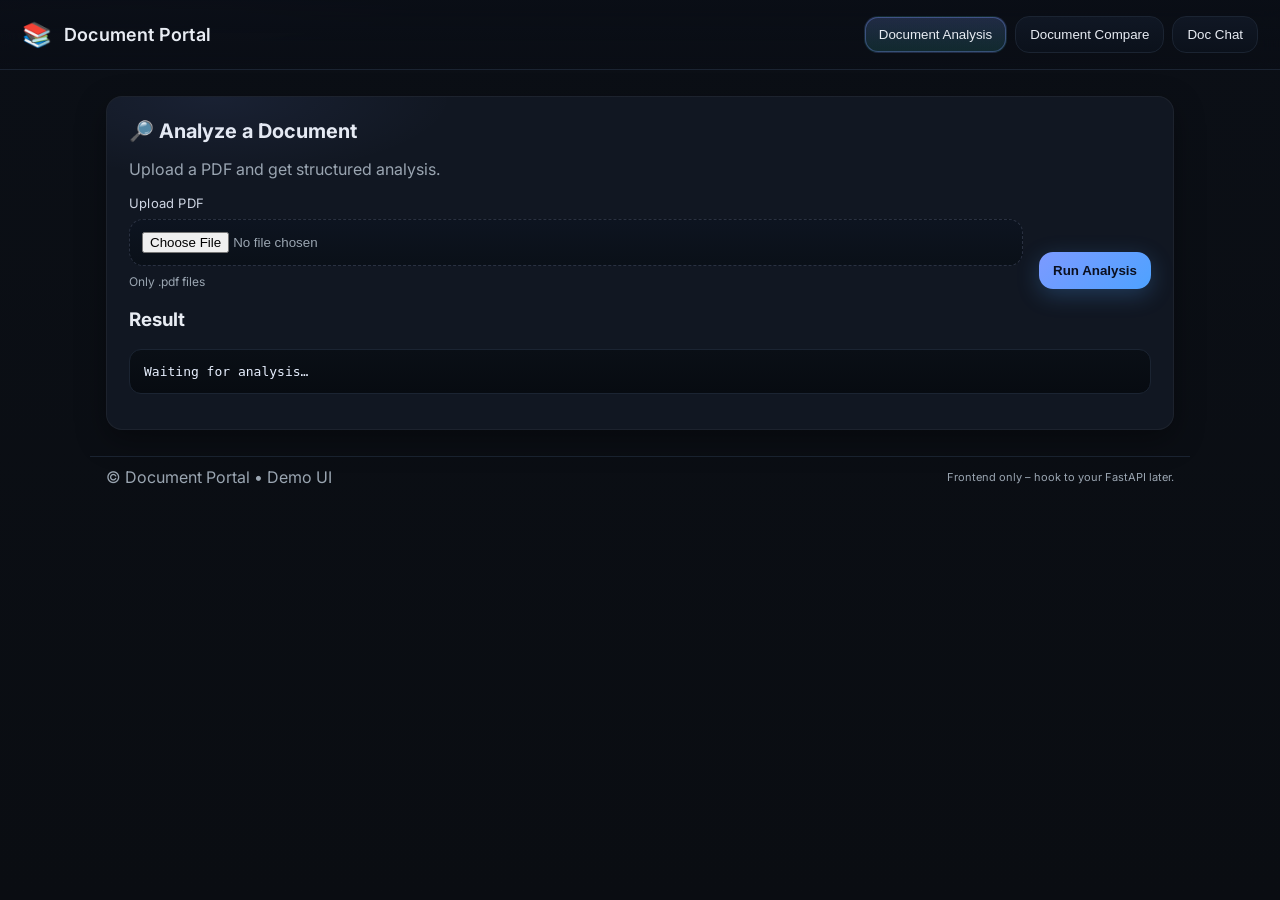
<file: templates/index.html>
<!DOCTYPE html>
<html lang="en">
  <head>
    <meta charset="utf-8" />
    <title>Document Portal</title>
    <meta name="viewport" content="width=device-width, initial-scale=1" />
    <!-- Google Fonts for classy look -->
    <link rel="preconnect" href="https://fonts.googleapis.com" />
    <link rel="preconnect" href="https://fonts.gstatic.com" crossorigin />
    <link
      href="https://fonts.googleapis.com/css2?family=Inter:wght@400;500;600;700&display=swap"
      rel="stylesheet"
    />
    <link href="/static/style.css" rel="stylesheet" />
  </head>
  <body>
    <header class="app-header">
      <div class="brand">
        <span class="logo">📚</span>
        <h1>Document Portal</h1>
      </div>
      <nav class="mode-switch">
        <button class="tab-btn active" data-tab="analysis">
          Document Analysis
        </button>
        <button class="tab-btn" data-tab="compare">Document Compare</button>
        <button class="tab-btn" data-tab="chat">Doc Chat</button>
      </nav>
    </header>

    <main class="container">
      <!-- ============== ANALYSIS ============== -->
      <section id="tab-analysis" class="tab-panel active">
        <div class="card">
          <h2>🔎 Analyze a Document</h2>
          <p class="muted">Upload a PDF and get structured analysis.</p>
          <form id="form-analyze" class="form-grid" onsubmit="return false;">
            <div class="field">
              <label for="an-file">Upload PDF</label>
              <input id="an-file" type="file" accept=".pdf" required />
              <small class="help">Only .pdf files</small>
            </div>
            <div class="actions">
              <button id="btn-analyze" class="btn primary">Run Analysis</button>
            </div>
          </form>
          <div id="an-result" class="result-block">
            <h3>Result</h3>
            <pre class="code" id="an-json">Waiting for analysis…</pre>
          </div>
        </div>
      </section>

      <!-- ============== COMPARE ============== -->
      <section id="tab-compare" class="tab-panel">
        <div class="card">
          <h2>🆚 Compare Two Documents</h2>
          <p class="muted">
            Upload a reference PDF and an actual PDF to see page-wise
            differences.
          </p>
          <form id="form-compare" class="form-grid-2" onsubmit="return false;">
            <div class="field">
              <label for="cmp-ref">Reference PDF</label>
              <input id="cmp-ref" type="file" accept=".pdf" required />
            </div>
            <div class="field">
              <label for="cmp-act">Actual PDF</label>
              <input id="cmp-act" type="file" accept=".pdf" required />
            </div>
            <div class="actions span-2">
              <button id="btn-compare" class="btn primary">Compare</button>
            </div>
          </form>

          <div id="cmp-result" class="result-block">
            <h3>Comparison Result</h3>
            <div class="table-wrap">
              <table id="cmp-table">
                <thead>
                  <tr>
                    <th>Page</th>
                    <th>Changes</th>
                  </tr>
                </thead>
                <tbody>
                  <tr>
                    <td colspan="2" class="muted center">No data yet.</td>
                  </tr>
                </tbody>
              </table>
            </div>
          </div>
        </div>
      </section>

      <!-- ============== CHAT ============== -->
      <section id="tab-chat" class="tab-panel">
        <div class="card">
          <h2>💬 Chat with your Documents</h2>
          <p class="muted">
            Upload PDF/DOCX/TXT; we’ll index to FAISS and enable RAG chat.
          </p>

          <form id="form-chat-index" class="form-grid" onsubmit="return false;">
            <div class="field">
              <label for="chat-files">Upload files</label>
              <input
                id="chat-files"
                type="file"
                multiple
                accept=".pdf,.docx,.txt"
              />
              <small class="help">You can select multiple files.</small>
            </div>

            <div class="grid-3">
              <div class="field">
                <label for="chat-session">Session ID (optional)</label>
                <input
                  id="chat-session"
                  type="text"
                  placeholder="Leave blank for auto session"
                />
              </div>
              <div class="field">
                <label for="chat-chunk">Chunk size</label>
                <input
                  id="chat-chunk"
                  type="number"
                  value="1000"
                  min="200"
                  step="100"
                />
              </div>
              <div class="field">
                <label for="chat-overlap">Chunk overlap</label>
                <input
                  id="chat-overlap"
                  type="number"
                  value="200"
                  min="0"
                  step="50"
                />
              </div>
            </div>

            <div class="grid-3">
              <div class="field">
                <label for="chat-k">Top-K</label>
                <input id="chat-k" type="number" value="5" min="1" max="20" />
              </div>
              <div class="field toggle-row">
                <label>Use session-based FAISS</label>
                <label class="switch">
                  <input id="chat-sessionized" type="checkbox" checked />
                  <span class="slider"></span>
                </label>
              </div>
            </div>

            <div class="actions">
              <button id="btn-build" class="btn primary">
                Build / Update Index
              </button>
            </div>
          </form>

          <div class="divider"></div>

          <form id="form-chat-ask" class="form-grid" onsubmit="return false;">
            <div class="field">
              <label for="chat-q">Your Question</label>
              <input
                id="chat-q"
                type="text"
                placeholder="Ask a question about your documents…"
              />
            </div>
            <div class="actions">
              <button id="btn-ask" class="btn">Send</button>
            </div>
          </form>

          <div id="chat-meta" class="muted small"></div>

          <div id="chat-ans" class="result-block">
            <h3>Answer</h3>
            <div class="answer" id="chat-answer">No answer yet.</div>
          </div>
        </div>
      </section>
    </main>

    <footer class="app-footer">
      <div>© Document Portal • Demo UI</div>
      <div class="tiny">Frontend only – hook to your FastAPI later.</div>
    </footer>

    <script>
      // Base URL for API (same origin when opened via FastAPI)
      const API_BASE = "";

      // Tab switching (unchanged)
      const tabs = document.querySelectorAll(".tab-btn");
      const panels = document.querySelectorAll(".tab-panel");
      tabs.forEach((btn) => {
        btn.addEventListener("click", () => {
          tabs.forEach((b) => b.classList.remove("active"));
          panels.forEach((p) => p.classList.remove("active"));
          btn.classList.add("active");
          document
            .getElementById("tab-" + btn.dataset.tab)
            .classList.add("active");
        });
      });

      // ===== ANALYZE =====
      document
        .getElementById("btn-analyze")
        .addEventListener("click", async () => {
          const file = document.getElementById("an-file").files[0];
          const out = document.getElementById("an-json");
          if (!file) {
            out.textContent = "Please upload a PDF.";
            return;
          }

          try {
            out.textContent = "Running analysis…";
            const fd = new FormData();
            fd.append("file", file); // <-- must be 'file' to match FastAPI

            const res = await fetch(`${API_BASE}/analyze`, {
              method: "POST",
              body: fd,
            });
            if (!res.ok) {
              const err = await res
                .json()
                .catch(() => ({ detail: res.statusText }));
              throw new Error(err.detail || `HTTP ${res.status}`);
            }
            const json = await res.json();
            out.textContent = JSON.stringify(json, null, 2);
          } catch (e) {
            out.textContent = "Error: " + (e.message || e);
          }
        });

      // ===== COMPARE =====
      document
        .getElementById("btn-compare")
        .addEventListener("click", async () => {
          const ref = document.getElementById("cmp-ref").files[0];
          const act = document.getElementById("cmp-act").files[0];
          const tbody = document.querySelector("#cmp-table tbody");

          if (!ref || !act) {
            tbody.innerHTML = `<tr><td colspan="2" class="muted center">Upload both PDFs.</td></tr>`;
            return;
          }

          try {
            tbody.innerHTML = `<tr><td colspan="2" class="center">Comparing…</td></tr>`;

            const fd = new FormData();
            fd.append("reference", ref); // <-- must be 'reference'
            fd.append("actual", act); // <-- must be 'actual'

            const res = await fetch(`${API_BASE}/compare`, {
              method: "POST",
              body: fd,
            });
            if (!res.ok) {
              const err = await res
                .json()
                .catch(() => ({ detail: res.statusText }));
              throw new Error(err.detail || `HTTP ${res.status}`);
            }
            const json = await res.json(); // { rows: [...] }
            const rows = json.rows || [];
            if (!rows.length) {
              tbody.innerHTML = `<tr><td colspan="2" class="muted center">No differences found.</td></tr>`;
              return;
            }
            tbody.innerHTML = rows
              .map((r) => {
                const page = r.Page ?? r.page ?? "";
                const chg = r.Changes ?? r.changes ?? "";
                return `<tr><td>${page}</td><td>${chg}</td></tr>`;
              })
              .join("");
          } catch (e) {
            tbody.innerHTML = `<tr><td colspan="2" class="muted center">Error: ${
              e.message || e
            }</td></tr>`;
          }
        });

      // ===== CHAT (index + ask) =====
      let currentSession = null;

      document
        .getElementById("btn-build")
        .addEventListener("click", async () => {
          const files = document.getElementById("chat-files").files;
          const sessionId = document
            .getElementById("chat-session")
            .value.trim();
          const useSess = document.getElementById("chat-sessionized").checked;
          const k = +document.getElementById("chat-k").value || 5;
          const chunk = +document.getElementById("chat-chunk").value || 1000;
          const overlap = +document.getElementById("chat-overlap").value || 200;
          const meta = document.getElementById("chat-meta");

          if (!files.length) {
            meta.textContent = "Please upload at least one file.";
            return;
          }

          try {
            meta.textContent = "Building index…";

            const fd = new FormData();
            [...files].forEach((f) => fd.append("files", f)); // <-- must be 'files'
            if (sessionId) fd.append("session_id", sessionId);
            fd.append("use_session_dirs", useSess ? "true" : "false");
            fd.append("chunk_size", String(chunk));
            fd.append("chunk_overlap", String(overlap));
            fd.append("k", String(k));

            const res = await fetch(`${API_BASE}/chat/index`, {
              method: "POST",
              body: fd,
            });
            if (!res.ok) {
              const err = await res
                .json()
                .catch(() => ({ detail: res.statusText }));
              throw new Error(err.detail || `HTTP ${res.status}`);
            }
            const json = await res.json(); // { session_id, k, use_session_dirs }
            currentSession = json.session_id || sessionId || null;
            meta.textContent = `Indexed. session=${
              currentSession || "(none)"
            }, k=${json.k}`;
          } catch (e) {
            meta.textContent = "Indexing failed: " + (e.message || e);
          }
        });

      document.getElementById("btn-ask").addEventListener("click", async () => {
        const q = document.getElementById("chat-q").value.trim();
        const ans = document.getElementById("chat-answer");
        const useSess = document.getElementById("chat-sessionized").checked;
        const k = +document.getElementById("chat-k").value || 5;

        if (!q) {
          ans.textContent = "Please enter a question.";
          return;
        }
        if (useSess && !currentSession) {
          ans.textContent = "Build the index first (session-based mode is ON).";
          return;
        }

        try {
          ans.textContent = "Thinking…";

          const fd = new FormData();
          fd.append("question", q);
          fd.append("use_session_dirs", useSess ? "true" : "false");
          fd.append("k", String(k));
          if (useSess && currentSession)
            fd.append("session_id", currentSession);

          const res = await fetch(`${API_BASE}/chat/query`, {
            method: "POST",
            body: fd,
          });
          if (!res.ok) {
            const err = await res
              .json()
              .catch(() => ({ detail: res.statusText }));
            throw new Error(err.detail || `HTTP ${res.status}`);
          }
          const json = await res.json(); // { answer, ... }
          ans.textContent = json.answer || "No answer.";
        } catch (e) {
          ans.textContent = "Query failed: " + (e.message || e);
        }
      });
    </script>
  </body>
</html>
</file>
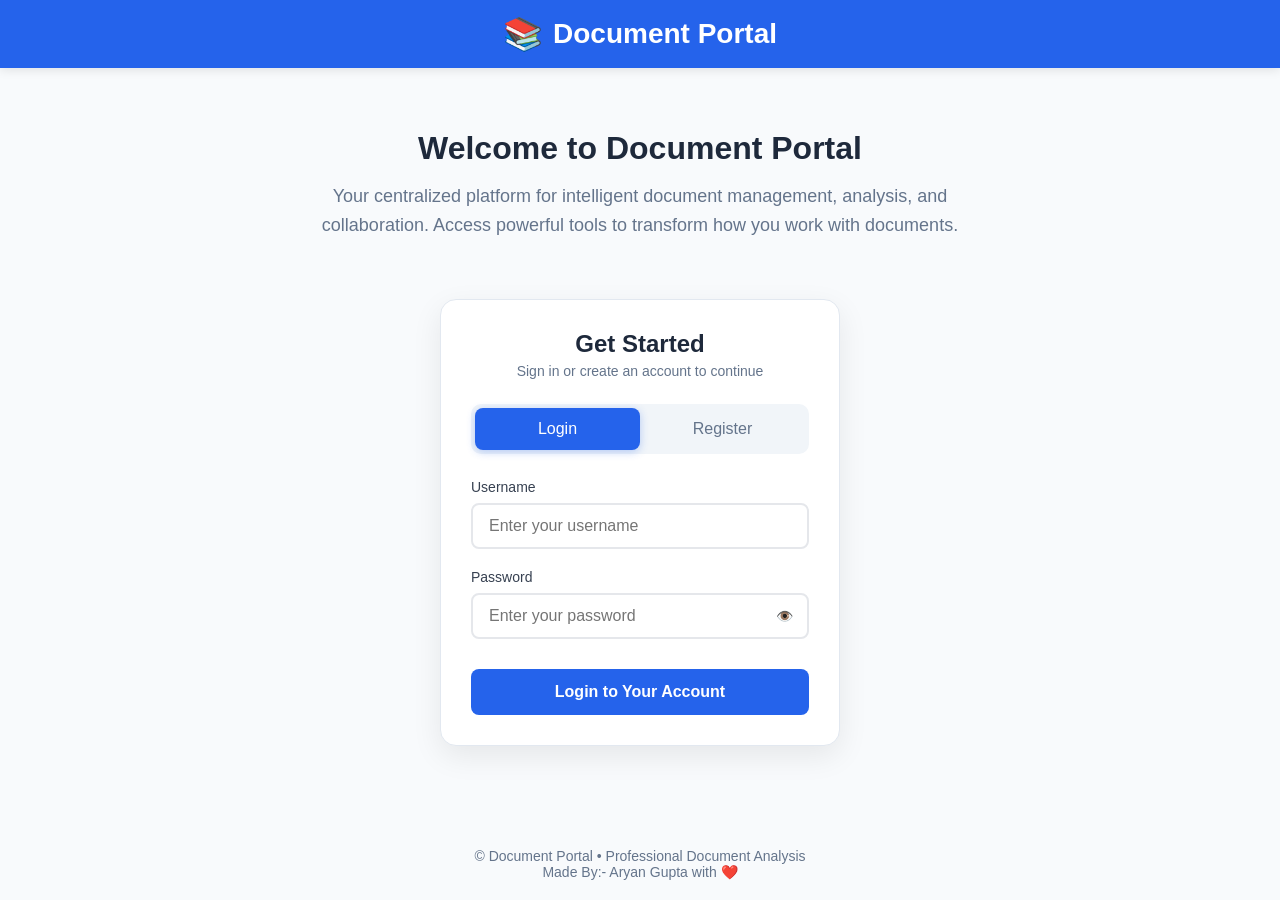
<file: templates/auth.html>
<!DOCTYPE html>
<html lang="en">
  <head>
    <meta charset="UTF-8" />
    <meta name="viewport" content="width=device-width, initial-scale=1.0" />
    <title>Document Portal - Authentication</title>
    <style>
      * {
        margin: 0;
        padding: 0;
        box-sizing: border-box;
      }

      body {
        font-family: "Segoe UI", Tahoma, Geneva, Verdana, sans-serif;
        background-color: #f8fafc;
        min-height: 100vh;
        display: flex;
        flex-direction: column;
        padding: 0;
      }

      /* Navbar Styles */
      .navbar {
        background-color: #2563eb;
        padding: 15px 0;
        box-shadow: 0 2px 10px rgba(0, 0, 0, 0.1);
        width: 100%;
      }

      .navbar-content {
        display: flex;
        align-items: center;
        justify-content: center;
        max-width: 1200px;
        margin: 0 auto;
        padding: 0 20px;
      }

      .logo {
        display: flex;
        align-items: center;
        color: white;
        text-decoration: none;
      }

      .logo span {
        font-size: 32px;
        margin-right: 10px;
      }

      .logo h1 {
        font-size: 28px;
        font-weight: 700;
        margin: 0;
      }

      /* Main Content */
      .main-content {
        display: flex;
        justify-content: center;
        align-items: center;
        flex-grow: 1;
        padding: 40px 20px;
      }

      .content-wrapper {
        display: flex;
        flex-direction: column;
        max-width: 900px;
        width: 100%;
        gap: 40px;
        align-items: center;
      }

      /* Welcome Section */
      .welcome-section {
        text-align: center;
        max-width: 700px;
        margin-bottom: 20px;
      }

      .welcome-section h2 {
        color: #1e293b;
        font-size: 32px;
        margin-bottom: 15px;
        font-weight: 700;
      }

      .welcome-section p {
        color: #64748b;
        font-size: 18px;
        line-height: 1.6;
      }

      /* Cards Container */
      .cards-container {
        display: flex;
        gap: 30px;
        width: 100%;
        justify-content: center;
        flex-wrap: wrap;
      }

      /* Features Card */
      .features-card {
        flex: 1;
        min-width: 300px;
        max-width: 400px;
        background: white;
        border-radius: 16px;
        padding: 30px;
        box-shadow: 0 10px 30px rgba(0, 0, 0, 0.08);
        border: 1px solid #e2e8f0;
      }

      .features-card h3 {
        color: #1e293b;
        font-size: 22px;
        margin-bottom: 20px;
        text-align: center;
        font-weight: 600;
      }

      .features-list {
        list-style: none;
      }

      .feature-item {
        display: flex;
        align-items: flex-start;
        margin-bottom: 20px;
        padding: 15px;
        border-radius: 10px;
        background: #f8fafc;
        transition: transform 0.3s ease, box-shadow 0.3s ease;
      }

      .feature-item:hover {
        transform: translateY(-3px);
        box-shadow: 0 5px 15px rgba(0, 0, 0, 0.05);
      }

      .feature-icon {
        font-size: 24px;
        margin-right: 15px;
        margin-top: 5px;
        flex-shrink: 0;
      }

      .feature-content h4 {
        color: #1e293b;
        font-size: 16px;
        margin-bottom: 5px;
        font-weight: 600;
      }

      .feature-content p {
        color: #64748b;
        font-size: 14px;
        line-height: 1.5;
      }

      /* Auth Card */
      .auth-card {
        flex: 1;
        min-width: 300px;
        max-width: 400px;
        background: white;
        border-radius: 16px;
        padding: 30px;
        box-shadow: 0 10px 30px rgba(0, 0, 0, 0.08);
        border: 1px solid #e2e8f0;
      }

      .logo-small {
        text-align: center;
        margin-bottom: 25px;
      }

      .logo-small h2 {
        color: #1e293b;
        font-size: 24px;
        font-weight: 700;
        margin-bottom: 5px;
      }

      .logo-small p {
        color: #64748b;
        font-size: 14px;
      }

      .tab-container {
        display: flex;
        margin-bottom: 25px;
        border-radius: 10px;
        background: #f1f5f9;
        padding: 4px;
      }

      .tab {
        flex: 1;
        padding: 12px;
        text-align: center;
        border-radius: 8px;
        cursor: pointer;
        transition: all 0.3s ease;
        font-weight: 500;
        color: #64748b;
      }

      .tab.active {
        background: #2563eb;
        color: white;
        box-shadow: 0 2px 8px rgba(37, 99, 235, 0.3);
      }

      .form-container {
        position: relative;
        overflow: hidden;
      }

      .form {
        transition: all 0.3s ease;
      }

      .form.hidden {
        transform: translateX(-100%);
        opacity: 0;
        position: absolute;
        top: 0;
        left: 0;
        width: 100%;
      }

      .form-group {
        margin-bottom: 20px;
      }

      .form-group label {
        display: block;
        margin-bottom: 8px;
        color: #374151;
        font-weight: 500;
        font-size: 14px;
      }

      .form-control {
        width: 100%;
        padding: 12px 16px;
        border: 2px solid #e5e7eb;
        border-radius: 8px;
        font-size: 16px;
        transition: all 0.3s ease;
        background: #fff;
      }

      .form-control:focus {
        outline: none;
        border-color: #2563eb;
        box-shadow: 0 0 0 3px rgba(37, 99, 235, 0.1);
      }

      .btn {
        width: 100%;
        padding: 14px;
        background: #2563eb;
        color: white;
        border: none;
        border-radius: 8px;
        font-size: 16px;
        font-weight: 600;
        cursor: pointer;
        transition: all 0.3s ease;
        margin-top: 10px;
      }

      .btn:hover {
        background: #1d4ed8;
        transform: translateY(-2px);
        box-shadow: 0 8px 15px rgba(37, 99, 235, 0.3);
      }

      .btn:active {
        transform: translateY(0);
      }

      .btn:disabled {
        opacity: 0.6;
        cursor: not-allowed;
        transform: none;
      }

      .alert {
        padding: 12px 16px;
        border-radius: 8px;
        margin-bottom: 20px;
        font-size: 14px;
        font-weight: 500;
      }

      .alert-success {
        background: rgba(16, 185, 129, 0.1);
        color: #10b981;
        border: 1px solid rgba(16, 185, 129, 0.2);
      }

      .alert-error {
        background: rgba(239, 68, 68, 0.1);
        color: #ef4444;
        border: 1px solid rgba(239, 68, 68, 0.2);
      }

      .loading {
        display: inline-block;
        width: 20px;
        height: 20px;
        border: 2px solid rgba(255, 255, 255, 0.3);
        border-radius: 50%;
        border-top-color: white;
        animation: spin 0.8s ease-in-out infinite;
      }

      @keyframes spin {
        to {
          transform: rotate(360deg);
        }
      }

      .hidden {
        display: none !important;
      }

      .password-toggle {
        position: relative;
      }

      .password-toggle-btn {
        position: absolute;
        right: 12px;
        top: 50%;
        transform: translateY(-50%);
        background: none;
        border: none;
        color: #6b7280;
        cursor: pointer;
        font-size: 14px;
        padding: 4px;
      }

      .password-toggle-btn:hover {
        color: #2563eb;
      }

      /* Footer */
      .footer {
        text-align: center;
        padding: 20px;
        color: #64748b;
        font-size: 14px;
        margin-top: 20px;
      }

      @media (max-width: 768px) {
        .cards-container {
          flex-direction: column;
          align-items: center;
        }

        .features-card,
        .auth-card {
          width: 100%;
          max-width: 400px;
        }

        .welcome-section h2 {
          font-size: 26px;
        }

        .welcome-section p {
          font-size: 16px;
        }
      }
    </style>
  </head>
  <body>
    <!-- Navbar -->
    <nav class="navbar">
      <div class="navbar-content">
        <a href="#" class="logo">
          <span class="logo">📚</span>
          <h1>Document Portal</h1>
        </a>
      </div>
    </nav>

    <!-- Main Content -->
    <div class="main-content">
      <div class="content-wrapper">
        <!-- Welcome Section -->
        <div class="welcome-section">
          <h2>Welcome to Document Portal</h2>
          <p>
            Your centralized platform for intelligent document management,
            analysis, and collaboration. Access powerful tools to transform how
            you work with documents.
          </p>
        </div>

        <!-- Cards Container -->
        <div class="cards-container">
          <!-- Features Card -->
          <!-- Auth Card -->
          <div class="auth-card">
            <div class="logo-small">
              <h2>Get Started</h2>
              <p>Sign in or create an account to continue</p>
            </div>

            <div class="tab-container">
              <div class="tab active" id="loginTab">Login</div>
              <div class="tab" id="registerTab">Register</div>
            </div>

            <div class="form-container">
              <!-- Login Form -->
              <form id="loginForm" class="form">
                <div id="loginAlert"></div>

                <div class="form-group">
                  <label for="loginUsername">Username</label>
                  <input
                    type="text"
                    id="loginUsername"
                    class="form-control"
                    placeholder="Enter your username"
                    required
                  />
                </div>

                <div class="form-group">
                  <label for="loginPassword">Password</label>
                  <div class="password-toggle">
                    <input
                      type="password"
                      id="loginPassword"
                      class="form-control"
                      placeholder="Enter your password"
                      required
                    />
                    <button
                      type="button"
                      class="password-toggle-btn"
                      onclick="togglePassword('loginPassword')"
                    >
                      👁️
                    </button>
                  </div>
                </div>

                <button type="submit" class="btn" id="loginBtn">
                  <span class="btn-text">Login to Your Account</span>
                  <span class="loading hidden"></span>
                </button>
              </form>

              <!-- Register Form -->
              <form id="registerForm" class="form hidden">
                <div id="registerAlert"></div>

                <div class="form-group">
                  <label for="registerEmail">Email Address</label>
                  <input
                    type="email"
                    id="registerEmail"
                    class="form-control"
                    placeholder="Enter your email"
                    required
                  />
                </div>

                <div class="form-group">
                  <label for="registerUsername">Username</label>
                  <input
                    type="text"
                    id="registerUsername"
                    class="form-control"
                    placeholder="Choose a username"
                    minlength="3"
                    required
                  />
                </div>

                <div class="form-group">
                  <label for="registerPassword">Password</label>
                  <div class="password-toggle">
                    <input
                      type="password"
                      id="registerPassword"
                      class="form-control"
                      placeholder="Create a password"
                      minlength="6"
                      required
                    />
                    <button
                      type="button"
                      class="password-toggle-btn"
                      onclick="togglePassword('registerPassword')"
                    >
                      👁️
                    </button>
                  </div>
                </div>

                <div class="form-group">
                  <label for="confirmPassword">Confirm Password</label>
                  <div class="password-toggle">
                    <input
                      type="password"
                      id="confirmPassword"
                      class="form-control"
                      placeholder="Confirm your password"
                      minlength="6"
                      required
                    />
                    <button
                      type="button"
                      class="password-toggle-btn"
                      onclick="togglePassword('confirmPassword')"
                    >
                      👁️
                    </button>
                  </div>
                </div>

                <button type="submit" class="btn" id="registerBtn">
                  <span class="btn-text">Create Account</span>
                  <span class="loading hidden"></span>
                </button>
              </form>
            </div>
          </div>
        </div>
      </div>
    </div>

    <!-- Footer -->
    <div class="footer">
      <div>© Document Portal • Professional Document Analysis</div>
      <div class="tiny">Made By:- Aryan Gupta with ❤️</div>
    </div>

    <script>
      // Tab switching
      const loginTab = document.getElementById("loginTab");
      const registerTab = document.getElementById("registerTab");
      const loginForm = document.getElementById("loginForm");
      const registerForm = document.getElementById("registerForm");

      loginTab.addEventListener("click", () => {
        loginTab.classList.add("active");
        registerTab.classList.remove("active");
        loginForm.classList.remove("hidden");
        registerForm.classList.add("hidden");
        clearAlerts();
      });

      registerTab.addEventListener("click", () => {
        registerTab.classList.add("active");
        loginTab.classList.remove("active");
        registerForm.classList.remove("hidden");
        loginForm.classList.add("hidden");
        clearAlerts();
      });

      // Password toggle
      function togglePassword(inputId) {
        const input = document.getElementById(inputId);
        const btn = input.nextElementSibling;

        if (input.type === "password") {
          input.type = "text";
          btn.textContent = "🙈";
        } else {
          input.type = "password";
          btn.textContent = "👁️";
        }
      }

      // Clear alerts
      function clearAlerts() {
        document.getElementById("loginAlert").innerHTML = "";
        document.getElementById("registerAlert").innerHTML = "";
      }

      // Show alert
      function showAlert(elementId, message, type) {
        const alertDiv = document.getElementById(elementId);
        alertDiv.innerHTML = `<div class="alert alert-${type}">${message}</div>`;
      }

      // Show loading
      function showLoading(btnId, show) {
        const btn = document.getElementById(btnId);
        const text = btn.querySelector(".btn-text");
        const loading = btn.querySelector(".loading");

        if (show) {
          text.classList.add("hidden");
          loading.classList.remove("hidden");
          btn.disabled = true;
        } else {
          text.classList.remove("hidden");
          loading.classList.add("hidden");
          btn.disabled = false;
        }
      }

      // Login form handler
      document
        .getElementById("loginForm")
        .addEventListener("submit", async (e) => {
          e.preventDefault();

          const username = document.getElementById("loginUsername").value;
          const password = document.getElementById("loginPassword").value;

          clearAlerts();
          showLoading("loginBtn", true);

          try {
            const response = await fetch("/auth/login", {
              method: "POST",
              headers: {
                "Content-Type": "application/json",
              },
              body: JSON.stringify({
                username: username,
                password: password,
              }),
            });

            const data = await response.json();

            if (response.ok) {
              // Store token
              localStorage.setItem("token", data.access_token);
              localStorage.setItem(
                "tokenExpiry",
                Date.now() + data.expires_in * 1000
              );

              showAlert(
                "loginAlert",
                "Login successful! Redirecting...",
                "success"
              );

              // Redirect to dashboard
              setTimeout(() => {
                window.location.href = "/dashboard";
              }, 1000);
            } else {
              showAlert("loginAlert", data.detail || "Login failed", "error");
            }
          } catch (error) {
            showAlert(
              "loginAlert",
              "Network error. Please try again.",
              "error"
            );
          } finally {
            showLoading("loginBtn", false);
          }
        });

      // Register form handler
      document
        .getElementById("registerForm")
        .addEventListener("submit", async (e) => {
          e.preventDefault();

          const email = document.getElementById("registerEmail").value;
          const username = document.getElementById("registerUsername").value;
          const password = document.getElementById("registerPassword").value;
          const confirmPassword =
            document.getElementById("confirmPassword").value;

          clearAlerts();

          // Client-side validation
          if (password !== confirmPassword) {
            showAlert("registerAlert", "Passwords do not match", "error");
            return;
          }

          if (password.length < 6) {
            showAlert(
              "registerAlert",
              "Password must be at least 6 characters",
              "error"
            );
            return;
          }

          if (username.length < 3) {
            showAlert(
              "registerAlert",
              "Username must be at least 3 characters",
              "error"
            );
            return;
          }

          showLoading("registerBtn", true);

          try {
            const response = await fetch("/auth/register", {
              method: "POST",
              headers: {
                "Content-Type": "application/json",
              },
              body: JSON.stringify({
                email: email,
                username: username,
                password: password,
                confirm_password: confirmPassword,
              }),
            });

            const data = await response.json();

            if (response.ok) {
              showAlert(
                "registerAlert",
                "Registration successful! Please login.",
                "success"
              );

              // Switch to login tab after successful registration
              setTimeout(() => {
                loginTab.click();
                document.getElementById("loginUsername").value = username;
              }, 1500);
            } else {
              showAlert(
                "registerAlert",
                data.detail || "Registration failed",
                "error"
              );
            }
          } catch (error) {
            showAlert(
              "registerAlert",
              "Network error. Please try again.",
              "error"
            );
          } finally {
            showLoading("registerBtn", false);
          }
        });

      // Check if user is already logged in
      function checkAuth() {
        const token = localStorage.getItem("token");
        const expiry = localStorage.getItem("tokenExpiry");

        if (token && expiry && Date.now() < parseInt(expiry)) {
          // User is logged in and token is not expired
          window.location.href = "/dashboard";
        }
      }

      // Check auth on page load
      checkAuth();

      // Auto-clear expired tokens
      setInterval(() => {
        const expiry = localStorage.getItem("tokenExpiry");
        if (expiry && Date.now() >= parseInt(expiry)) {
          localStorage.removeItem("token");
          localStorage.removeItem("tokenExpiry");
        }
      }, 60000); // Check every minute
    </script>
  </body>
</html>
</file>
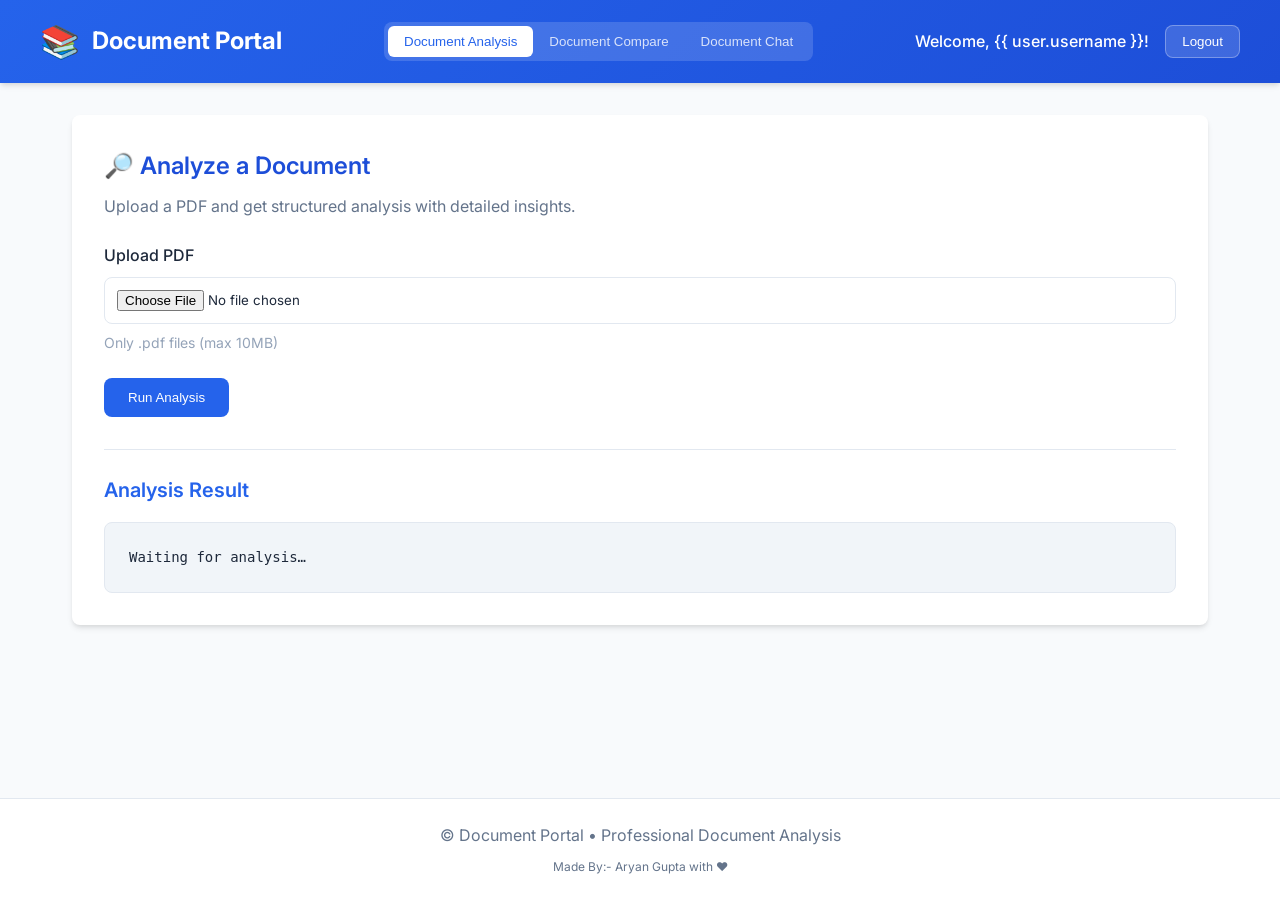
<file: templates/dashboard.html>
<!DOCTYPE html>
<html lang="en">
  <head>
    <meta charset="utf-8" />
    <title>Document Portal</title>
    <meta name="viewport" content="width=device-width, initial-scale=1" />
    <!-- Google Fonts -->
    <link rel="preconnect" href="https://fonts.googleapis.com" />
    <link rel="preconnect" href="https://fonts.gstatic.com" crossorigin />
    <link
      href="https://fonts.googleapis.com/css2?family=Inter:wght@300;400;500;600;700&display=swap"
      rel="stylesheet"
    />
    <style>
      :root {
        --primary: #2563eb;
        --primary-dark: #1d4ed8;
        --primary-light: #93c5fd;
        --secondary: #64748b;
        --secondary-light: #94a3b8;
        --accent: #f59e0b;
        --background: #f8fafc;
        --card-bg: #ffffff;
        --text: #1e293b;
        --text-light: #64748b;
        --text-lighter: #94a3b8;
        --border: #e2e8f0;
        --success: #10b981;
        --error: #ef4444;
        --warning: #f59e0b;
        --info: #3b82f6;
        --radius: 8px;
        --shadow: 0 4px 6px -1px rgba(0, 0, 0, 0.1),
          0 2px 4px -1px rgba(0, 0, 0, 0.06);
        --transition: all 0.3s ease;
      }

      * {
        margin: 0;
        padding: 0;
        box-sizing: border-box;
      }

      body {
        font-family: "Inter", sans-serif;
        background-color: var(--background);
        color: var(--text);
        line-height: 1.6;
      }

      .app-container {
        min-height: 100vh;
        display: flex;
        flex-direction: column;
      }

      .app-header {
        background: linear-gradient(
          135deg,
          var(--primary) 0%,
          var(--primary-dark) 100%
        );
        color: white;
        padding: 1rem 2rem;
        box-shadow: var(--shadow);
      }

      .header-content {
        max-width: 1200px;
        margin: 0 auto;
        display: flex;
        justify-content: space-between;
        align-items: center;
        flex-wrap: wrap;
      }

      .brand {
        display: flex;
        align-items: center;
        gap: 0.75rem;
      }

      .logo {
        font-size: 2rem;
      }

      .brand h1 {
        font-weight: 700;
        font-size: 1.5rem;
      }

      .user-info {
        display: flex;
        align-items: center;
        gap: 1rem;
      }

      .welcome-text {
        font-weight: 500;
      }

      .logout-btn {
        background: rgba(255, 255, 255, 0.15);
        border: 1px solid rgba(255, 255, 255, 0.3);
        color: white;
        padding: 0.5rem 1rem;
        border-radius: var(--radius);
        font-weight: 500;
        cursor: pointer;
        transition: var(--transition);
      }

      .logout-btn:hover {
        background: rgba(255, 255, 255, 0.25);
      }

      .mode-switch {
        display: flex;
        background: rgba(255, 255, 255, 0.15);
        border-radius: var(--radius);
        padding: 0.25rem;
      }

      .tab-btn {
        background: transparent;
        border: none;
        padding: 0.5rem 1rem;
        border-radius: calc(var(--radius) - 2px);
        color: rgba(255, 255, 255, 0.8);
        font-weight: 500;
        cursor: pointer;
        transition: var(--transition);
      }

      .tab-btn:hover {
        color: white;
        background: rgba(255, 255, 255, 0.1);
      }

      .tab-btn.active {
        background: white;
        color: var(--primary);
      }

      .container {
        flex: 1;
        max-width: 1200px;
        margin: 2rem auto;
        padding: 0 2rem;
        width: 100%;
      }

      .tab-panel {
        display: none;
      }

      .tab-panel.active {
        display: block;
        animation: fadeIn 0.5s ease;
      }

      .card {
        background: var(--card-bg);
        border-radius: var(--radius);
        box-shadow: var(--shadow);
        padding: 2rem;
        margin-bottom: 2rem;
      }

      .card h2 {
        font-size: 1.5rem;
        font-weight: 600;
        margin-bottom: 0.5rem;
        color: var(--primary-dark);
        display: flex;
        align-items: center;
        gap: 0.5rem;
      }

      .muted {
        color: var(--text-light);
        margin-bottom: 1.5rem;
      }

      .form-grid {
        display: grid;
        grid-template-columns: 1fr;
        gap: 1.5rem;
      }

      .form-grid-2 {
        display: grid;
        grid-template-columns: 1fr 1fr;
        gap: 1.5rem;
      }

      .grid-3 {
        display: grid;
        grid-template-columns: repeat(auto-fit, minmax(200px, 1fr));
        gap: 1.5rem;
      }

      .field {
        display: flex;
        flex-direction: column;
        gap: 0.5rem;
      }

      label {
        font-weight: 500;
        color: var(--text);
      }

      input[type="text"],
      input[type="number"],
      input[type="file"] {
        padding: 0.75rem;
        border: 1px solid var(--border);
        border-radius: var(--radius);
        font-family: inherit;
        transition: var(--transition);
      }

      input[type="text"]:focus,
      input[type="number"]:focus {
        outline: none;
        border-color: var(--primary);
        box-shadow: 0 0 0 3px rgba(37, 99, 235, 0.1);
      }

      .help {
        color: var(--text-lighter);
        font-size: 0.875rem;
      }

      .toggle-row {
        display: flex;
        justify-content: space-between;
        align-items: center;
      }

      .switch {
        position: relative;
        display: inline-block;
        width: 50px;
        height: 24px;
      }

      .switch input {
        opacity: 0;
        width: 0;
        height: 0;
      }

      .slider {
        position: absolute;
        cursor: pointer;
        top: 0;
        left: 0;
        right: 0;
        bottom: 0;
        background-color: var(--secondary-light);
        transition: var(--transition);
        border-radius: 34px;
      }

      .slider:before {
        position: absolute;
        content: "";
        height: 16px;
        width: 16px;
        left: 4px;
        bottom: 4px;
        background-color: white;
        transition: var(--transition);
        border-radius: 50%;
      }

      input:checked + .slider {
        background-color: var(--primary);
      }

      input:checked + .slider:before {
        transform: translateX(26px);
      }

      .actions {
        display: flex;
        align-items: center;
      }

      .span-2 {
        grid-column: span 2;
      }

      .btn {
        padding: 0.75rem 1.5rem;
        border: none;
        border-radius: var(--radius);
        font-weight: 500;
        cursor: pointer;
        transition: var(--transition);
        display: inline-flex;
        align-items: center;
        justify-content: center;
        gap: 0.5rem;
      }

      .btn:hover {
        transform: translateY(-2px);
        box-shadow: 0 4px 6px -1px rgba(0, 0, 0, 0.1),
          0 2px 4px -1px rgba(0, 0, 0, 0.06);
      }

      .btn.primary {
        background: var(--primary);
        color: white;
      }

      .btn.primary:hover {
        background: var(--primary-dark);
      }

      .btn.secondary {
        background: var(--secondary);
        color: white;
      }

      .btn.secondary:hover {
        background: var(--secondary-light);
      }

      .result-block {
        margin-top: 2rem;
        padding-top: 1.5rem;
        border-top: 1px solid var(--border);
      }

      .result-block h3 {
        font-size: 1.25rem;
        font-weight: 600;
        margin-bottom: 1rem;
        color: var(--primary);
      }

      .code {
        background: #f1f5f9;
        padding: 1.5rem;
        border-radius: var(--radius);
        overflow-x: auto;
        font-family: monospace;
        font-size: 0.875rem;
        line-height: 1.5;
        color: var(--text);
        border: 1px solid var(--border);
      }

      .table-wrap {
        overflow-x: auto;
        border-radius: var(--radius);
        border: 1px solid var(--border);
      }

      table {
        width: 100%;
        border-collapse: collapse;
      }

      th,
      td {
        padding: 0.75rem 1rem;
        text-align: left;
        border-bottom: 1px solid var(--border);
      }

      th {
        background: #f8fafc;
        font-weight: 600;
        color: var(--text);
      }

      tr:last-child td {
        border-bottom: none;
      }

      .center {
        text-align: center;
      }

      .divider {
        height: 1px;
        background: var(--border);
        margin: 2rem 0;
      }

      .answer {
        padding: 1.5rem;
        background: #f1f5f9;
        border-radius: var(--radius);
        border: 1px solid var(--border);
        line-height: 1.6;
      }

      .small {
        font-size: 0.875rem;
      }

      .app-footer {
        background: white;
        padding: 1.5rem 2rem;
        text-align: center;
        color: var(--text-light);
        border-top: 1px solid var(--border);
        margin-top: auto;
      }

      .tiny {
        font-size: 0.75rem;
        margin-top: 0.5rem;
      }

      @keyframes fadeIn {
        from {
          opacity: 0;
          transform: translateY(10px);
        }
        to {
          opacity: 1;
          transform: translateY(0);
        }
      }

      /* Responsive adjustments */
      @media (max-width: 768px) {
        .header-content {
          flex-direction: column;
          gap: 1rem;
        }

        .user-info {
          order: 3;
          width: 100%;
          justify-content: flex-end;
        }

        .form-grid-2 {
          grid-template-columns: 1fr;
        }

        .span-2 {
          grid-column: 1;
        }

        .grid-3 {
          grid-template-columns: 1fr;
        }

        .container {
          padding: 0 1rem;
        }

        .card {
          padding: 1.5rem;
        }
      }
    </style>
  </head>
  <body>
    <div class="app-container">
      <header class="app-header">
        <div class="header-content">
          <div class="brand">
            <span class="logo">📚</span>
            <h1>Document Portal</h1>
          </div>
          <nav class="mode-switch">
            <button class="tab-btn active" data-tab="analysis">
              Document Analysis
            </button>
            <button class="tab-btn" data-tab="compare">Document Compare</button>
            <button class="tab-btn" data-tab="chat">Document Chat</button>
          </nav>
          <div class="user-info">
            <div class="welcome-text">Welcome, {{ user.username }}!</div>
            <button class="logout-btn" onclick="logout()">Logout</button>
          </div>
        </div>
      </header>

      <main class="container">
        <!-- ============== ANALYSIS ============== -->
        <section id="tab-analysis" class="tab-panel active">
          <div class="card">
            <h2>🔎 Analyze a Document</h2>
            <p class="muted">
              Upload a PDF and get structured analysis with detailed insights.
            </p>
            <form id="form-analyze" class="form-grid" onsubmit="return false;">
              <div class="field">
                <label for="an-file">Upload PDF</label>
                <input id="an-file" type="file" accept=".pdf" required />
                <small class="help">Only .pdf files (max 10MB)</small>
              </div>
              <div class="actions">
                <button id="btn-analyze" class="btn primary">
                  Run Analysis
                </button>
              </div>
            </form>
            <div id="an-result" class="result-block">
              <h3>Analysis Result</h3>
              <pre class="code" id="an-json">Waiting for analysis…</pre>
            </div>
          </div>
        </section>

        <!-- ============== COMPARE ============== -->
        <section id="tab-compare" class="tab-panel">
          <div class="card">
            <h2>🆚 Compare Two Documents</h2>
            <p class="muted">
              Upload a reference PDF and an actual PDF to see page-wise
              differences.
            </p>
            <form
              id="form-compare"
              class="form-grid-2"
              onsubmit="return false;"
            >
              <div class="field">
                <label for="cmp-ref">Reference PDF</label>
                <input id="cmp-ref" type="file" accept=".pdf" required />
                <small class="help">The original document</small>
              </div>
              <div class="field">
                <label for="cmp-act">Actual PDF</label>
                <input id="cmp-act" type="file" accept=".pdf" required />
                <small class="help">The modified document</small>
              </div>
              <div class="actions span-2">
                <button id="btn-compare" class="btn primary">
                  Compare Documents
                </button>
              </div>
            </form>

            <div id="cmp-result" class="result-block">
              <h3>Comparison Result</h3>
              <div class="table-wrap">
                <table id="cmp-table">
                  <thead>
                    <tr>
                      <th>Page</th>
                      <th>Changes</th>
                    </tr>
                  </thead>
                  <tbody>
                    <tr>
                      <td colspan="2" class="muted center">No data yet.</td>
                    </tr>
                  </tbody>
                </table>
              </div>
            </div>
          </div>
        </section>

        <!-- ============== CHAT ============== -->
        <section id="tab-chat" class="tab-panel">
          <div class="card">
            <h2>💬 Chat with your Documents</h2>
            <p class="muted">Upload PDF/DOCX/TXT/PPTX/MD/CSV/XLXS.</p>

            <form
              id="form-chat-index"
              class="form-grid"
              onsubmit="return false;"
            >
              <div class="field">
                <label for="chat-files">Upload files</label>
                <input
                  id="chat-files"
                  type="file"
                  multiple
                  accept=".pdf,.docx,.txt,.md,.pptx,.csv,.xlsx"
                />
                <small class="help"
                  >You can select multiple files (max 20MB total)</small
                >
              </div>

              <div class="grid-3">
                <div class="field">
                  <label for="chat-session">Session ID (optional)</label>
                  <input
                    id="chat-session"
                    type="text"
                    placeholder="Leave blank for auto session"
                  />
                  <small class="help">Unique identifier for your session</small>
                </div>
                <div class="field">
                  <label for="chat-chunk">Chunk size</label>
                  <input
                    id="chat-chunk"
                    type="number"
                    value="1000"
                    min="200"
                    step="100"
                  />
                  <small class="help">Size of text chunks (characters)</small>
                </div>
                <div class="field">
                  <label for="chat-overlap">Chunk overlap</label>
                  <input
                    id="chat-overlap"
                    type="number"
                    value="200"
                    min="0"
                    step="50"
                  />
                  <small class="help"
                    >Overlap between chunks (characters)</small
                  >
                </div>
              </div>

              <div class="grid-3">
                <div class="field">
                  <label for="chat-k">Top-K Results</label>
                  <input id="chat-k" type="number" value="5" min="1" max="20" />
                  <small class="help">Number of results to retrieve</small>
                </div>
                <div class="field toggle-row">
                  <label for="chat-sessionized">Use session-based FAISS</label>
                  <label class="switch">
                    <input id="chat-sessionized" type="checkbox" checked />
                    <span class="slider"></span>
                  </label>
                  <small class="help">Maintain separate session indices</small>
                </div>
                <div class="field toggle-row">
                  <label for="chat-enriched">Use image and tables</label>
                  <label class="switch">
                    <input id="chat-enriched" type="checkbox" />
                    <span class="slider"></span>
                  </label>
                  <small class="help"
                    >Process images and tables in documents</small
                  >
                </div>
              </div>

              <div class="actions">
                <button id="btn-build" class="btn primary">
                  Build / Update Index
                </button>
              </div>
            </form>

            <div class="divider"></div>

            <form id="form-chat-ask" class="form-grid" onsubmit="return false;">
              <div class="field">
                <label for="chat-q">Your Question</label>
                <input
                  id="chat-q"
                  type="text"
                  placeholder="Ask a question about your documents…"
                />
              </div>
              <div class="actions">
                <button id="btn-ask" class="btn primary">Send Question</button>
              </div>
            </form>

            <div id="chat-meta" class="muted small"></div>

            <div id="chat-ans" class="result-block">
              <h3>Answer</h3>
              <div class="answer" id="chat-answer">
                No answer yet. Upload documents and ask a question to get
                started.
              </div>
            </div>
          </div>
        </section>
      </main>

      <footer class="app-footer">
        <div>© Document Portal • Professional Document Analysis</div>
        <div class="tiny">Made By:- Aryan Gupta with ❤️</div>
      </footer>
    </div>

    <script>
      // Base URL for API (same origin when opened via FastAPI)
      const API_BASE = "";

      // Logout function
      async function logout() {
        try {
          const token = localStorage.getItem("token");
          if (token) {
            // Call logout endpoint to blacklist token
            await fetch("/auth/logout", {
              method: "POST",
              headers: getAuthHeaders(),
            });
          }
        } catch (error) {
          console.error("Logout error:", error);
        } finally {
          // Clear local storage
          localStorage.removeItem("token");
          localStorage.removeItem("tokenExpiry");
          // Redirect to login
          window.location.href = "/auth/";
        }
      }

      // Helper function to get auth headers
      function getAuthHeaders() {
        const token = localStorage.getItem("token");
        return {
          Authorization: `Bearer ${token}`,
          "Content-Type": "application/json",
        };
      }

      // Tab switching
      const tabs = document.querySelectorAll(".tab-btn");
      const panels = document.querySelectorAll(".tab-panel");
      tabs.forEach((btn) => {
        btn.addEventListener("click", () => {
          tabs.forEach((b) => b.classList.remove("active"));
          panels.forEach((p) => p.classList.remove("active"));
          btn.classList.add("active");
          document
            .getElementById("tab-" + btn.dataset.tab)
            .classList.add("active");
        });
      });

      // ===== ANALYZE =====
      document
        .getElementById("btn-analyze")
        .addEventListener("click", async () => {
          const file = document.getElementById("an-file").files[0];
          const out = document.getElementById("an-json");
          const button = document.getElementById("btn-analyze");

          if (!file) {
            out.textContent = "Please upload a PDF.";
            return;
          }

          try {
            out.textContent = "Running analysis…";
            button.textContent = "Analyzing…";
            button.disabled = true;

            const fd = new FormData();
            fd.append("file", file);

            const res = await fetch(`${API_BASE}/analyze`, {
              method: "POST",
              body: fd,
            });

            if (!res.ok) {
              const err = await res
                .json()
                .catch(() => ({ detail: res.statusText }));
              throw new Error(err.detail || `HTTP ${res.status}`);
            }

            const json = await res.json();
            out.textContent = JSON.stringify(json, null, 2);
          } catch (e) {
            out.textContent = "Error: " + (e.message || e);
          } finally {
            button.textContent = "Run Analysis";
            button.disabled = false;
          }
        });

      // ===== COMPARE =====
      document
        .getElementById("btn-compare")
        .addEventListener("click", async () => {
          const ref = document.getElementById("cmp-ref").files[0];
          const act = document.getElementById("cmp-act").files[0];
          const tbody = document.querySelector("#cmp-table tbody");
          const button = document.getElementById("btn-compare");

          if (!ref || !act) {
            tbody.innerHTML = `<tr><td colspan="2" class="muted center">Please upload both PDFs.</td></tr>`;
            return;
          }

          try {
            tbody.innerHTML = `<tr><td colspan="2" class="center">Comparing documents…</td></tr>`;
            button.textContent = "Comparing…";
            button.disabled = true;

            const fd = new FormData();
            fd.append("reference", ref);
            fd.append("actual", act);

            const res = await fetch(`${API_BASE}/compare`, {
              method: "POST",
              body: fd,
            });

            if (!res.ok) {
              const err = await res
                .json()
                .catch(() => ({ detail: res.statusText }));
              throw new Error(err.detail || `HTTP ${res.status}`);
            }

            const json = await res.json();
            const rows = json.rows || [];

            if (!rows.length) {
              tbody.innerHTML = `<tr><td colspan="2" class="muted center">No differences found.</td></tr>`;
              return;
            }

            tbody.innerHTML = rows
              .map((r) => {
                const page = r.Page ?? r.page ?? "";
                const chg = r.Changes ?? r.changes ?? "";
                return `<tr><td>${page}</td><td>${chg}</td></tr>`;
              })
              .join("");
          } catch (e) {
            tbody.innerHTML = `<tr><td colspan="2" class="muted center">Error: ${
              e.message || e
            }</td></tr>`;
          } finally {
            button.textContent = "Compare Documents";
            button.disabled = false;
          }
        });

      // ===== CHAT (index + ask) =====
      let currentSession = null;

      document
        .getElementById("btn-build")
        .addEventListener("click", async () => {
          const files = document.getElementById("chat-files").files;
          const sessionId = document
            .getElementById("chat-session")
            .value.trim();
          const useSess = document.getElementById("chat-sessionized").checked;
          const isEnriched = document.getElementById("chat-enriched").checked;
          const k = +document.getElementById("chat-k").value || 5;
          const chunk = +document.getElementById("chat-chunk").value || 1000;
          const overlap = +document.getElementById("chat-overlap").value || 200;
          const meta = document.getElementById("chat-meta");
          const button = document.getElementById("btn-build");

          if (!files.length) {
            meta.textContent = "Please upload at least one file.";
            return;
          }

          try {
            meta.textContent = "Building index…";
            button.textContent = "Building…";
            button.disabled = true;

            const fd = new FormData();
            [...files].forEach((f) => fd.append("files", f));
            if (sessionId) fd.append("session_id", sessionId);
            fd.append("use_session_dirs", useSess ? "true" : "false");
            fd.append("is_enriched", isEnriched ? "true" : "false");
            fd.append("chunk_size", String(chunk));
            fd.append("chunk_overlap", String(overlap));
            fd.append("k", String(k));

            const res = await fetch(`${API_BASE}/chat/index`, {
              method: "POST",
              body: fd,
            });

            if (!res.ok) {
              const err = await res
                .json()
                .catch(() => ({ detail: res.statusText }));
              throw new Error(err.detail || `HTTP ${res.status}`);
            }

            const json = await res.json();
            currentSession = json.session_id || sessionId || null;
            meta.textContent = `Indexed successfully. Session: ${
              currentSession || "(none)"
            }, Top-K: ${json.k}, Enriched: ${isEnriched ? "Yes" : "No"}`;
          } catch (e) {
            meta.textContent = "Indexing failed: " + (e.message || e);
          } finally {
            button.textContent = "Build / Update Index";
            button.disabled = false;
          }
        });

      document.getElementById("btn-ask").addEventListener("click", async () => {
        const q = document.getElementById("chat-q").value.trim();
        const ans = document.getElementById("chat-answer");
        const useSess = document.getElementById("chat-sessionized").checked;
        const isEnriched = document.getElementById("chat-enriched").checked;
        const k = +document.getElementById("chat-k").value || 5;
        const button = document.getElementById("btn-ask");

        if (!q) {
          ans.textContent = "Please enter a question.";
          return;
        }
        if (useSess && !currentSession) {
          ans.textContent = "Build the index first (session-based mode is ON).";
          return;
        }

        try {
          ans.textContent = "Thinking…";
          button.textContent = "Processing…";
          button.disabled = true;

          const fd = new FormData();
          fd.append("question", q);
          fd.append("use_session_dirs", useSess ? "true" : "false");
          fd.append("is_enriched", isEnriched ? "true" : "false");
          fd.append("k", String(k));
          if (useSess && currentSession)
            fd.append("session_id", currentSession);

          const res = await fetch(`${API_BASE}/chat/query`, {
            method: "POST",
            body: fd,
          });

          if (!res.ok) {
            const err = await res
              .json()
              .catch(() => ({ detail: res.statusText }));
            throw new Error(err.detail || `HTTP ${res.status}`);
          }

          const json = await res.json();
          ans.textContent = json.answer || "No answer found in the documents.";
        } catch (e) {
          ans.textContent = "Query failed: " + (e.message || e);
        } finally {
          button.textContent = "Send Question";
          button.disabled = false;
        }
      });
    </script>
  </body>
</html>
</file>
<file: static/style.css>
/* ====== THEME ====== */
:root {
  --bg: #0b0f16;
  --bg-grad: radial-gradient(
      1200px 600px at 10% -20%,
      rgba(91, 115, 255, 0.15),
      transparent 40%
    ),
    radial-gradient(
      900px 500px at 90% -30%,
      rgba(61, 215, 182, 0.12),
      transparent 40%
    ),
    linear-gradient(180deg, #0b0f16 0%, #0a0d12 100%);
  --surface: #0f1622;
  --glass: rgba(20, 28, 40, 0.7);
  --text: #e8ecf3;
  --muted: #9aa5b1;
  --border: #1b2432;
  --accent: #7c9aff;
  --accent-2: #3dd7b6;
  --shadow: 0 10px 30px rgba(0, 0, 0, 0.35);
  --radius: 16px;
  --radius-sm: 12px;
}

/* ====== RESETS ====== */
* {
  box-sizing: border-box;
}
html,
body {
  height: 100%;
}
body {
  margin: 0;
  background: var(--bg-grad);
  color: var(--text);
  font-family: "Inter", system-ui, -apple-system, Segoe UI, Roboto, Helvetica,
    Arial;
  -webkit-font-smoothing: antialiased;
  -moz-osx-font-smoothing: grayscale;
}

/* ====== HEADER ====== */
.app-header {
  position: sticky;
  top: 0;
  z-index: 20;
  display: flex;
  align-items: center;
  justify-content: space-between;
  padding: 16px 22px;
  backdrop-filter: blur(10px);
  background: linear-gradient(
    180deg,
    rgba(10, 14, 22, 0.85),
    rgba(10, 14, 22, 0.65)
  );
  border-bottom: 1px solid var(--border);
}
.brand {
  display: flex;
  align-items: center;
  gap: 12px;
}
.brand .logo {
  font-size: 24px;
}
.brand h1 {
  margin: 0;
  font-size: 18px;
  font-weight: 600;
  letter-spacing: 0.2px;
}

/* Tabs */
.mode-switch {
  display: flex;
  gap: 8px;
  flex-wrap: wrap;
  position: relative;
}
.tab-btn {
  position: relative;
  border: 1px solid var(--border);
  background: linear-gradient(180deg, #101724, #0b111b);
  color: var(--text);
  padding: 10px 14px;
  border-radius: 14px;
  cursor: pointer;
  transition: transform 0.12s ease, border-color 0.2s ease, box-shadow 0.2s ease;
}
.tab-btn:hover {
  transform: translateY(-1px);
  border-color: #2a3445;
}
.tab-btn.active {
  border-color: transparent;
  background: linear-gradient(
      180deg,
      rgba(124, 154, 255, 0.15),
      rgba(61, 215, 182, 0.12)
    ),
    linear-gradient(180deg, #101724, #0b111b);
  box-shadow: inset 0 0 0 1px rgba(124, 154, 255, 0.35);
}

/* ====== LAYOUT ====== */
.container {
  max-width: 1100px;
  margin: 26px auto;
  padding: 0 16px;
}
.card {
  position: relative;
  background: var(--glass);
  border: 1px solid rgba(255, 255, 255, 0.05);
  border-radius: var(--radius);
  padding: 22px;
  box-shadow: var(--shadow);
  overflow: hidden;
}
.card:before {
  content: "";
  position: absolute;
  inset: 0;
  background: radial-gradient(
    600px 200px at 10% 0%,
    rgba(124, 154, 255, 0.08),
    transparent 40%
  );
  pointer-events: none;
}
h2 {
  margin: 0 0 6px 0;
  font-size: 20px;
}
.muted {
  color: var(--muted);
}
.small {
  font-size: 12px;
}
.tiny {
  font-size: 11px;
  color: var(--muted);
}
.center {
  text-align: center;
}

.divider {
  height: 1px;
  background: var(--border);
  margin: 18px 0;
  border-radius: 2px;
}

/* ====== FORMS ====== */
.form-grid {
  display: grid;
  grid-template-columns: 1fr auto;
  gap: 16px;
  align-items: end;
  margin-top: 12px;
}
.form-grid-2 {
  display: grid;
  grid-template-columns: 1fr 1fr;
  gap: 16px;
  align-items: end;
  margin-top: 12px;
}
.form-grid .actions,
.form-grid-2 .actions {
  display: flex;
  gap: 10px;
}
.form-grid .actions {
  justify-content: flex-end;
}
.form-grid-2 .actions.span-2 {
  grid-column: 1 / span 2;
  justify-content: flex-end;
}
.grid-3 {
  display: grid;
  grid-template-columns: repeat(3, 1fr);
  gap: 16px;
  margin-top: 8px;
}

.field {
  display: flex;
  flex-direction: column;
  gap: 8px;
}
label {
  font-size: 13px;
  color: #cfd6e4;
  letter-spacing: 0.2px;
}

input[type="text"],
input[type="number"] {
  background: linear-gradient(180deg, #0d1420, #0a1018);
  color: var(--text);
  border: 1px solid var(--border);
  border-radius: 14px;
  padding: 11px 12px;
  outline: none;
  transition: border-color 0.2s ease, box-shadow 0.2s ease;
}
input[type="text"]:focus,
input[type="number"]:focus {
  border-color: #2f3a4f;
  box-shadow: 0 0 0 3px rgba(124, 154, 255, 0.18);
}

input[type="file"] {
  background: linear-gradient(180deg, #0d1420, #0a1018);
  color: var(--muted);
  border: 1px dashed #2a3141;
  border-radius: 14px;
  padding: 12px;
  cursor: pointer;
  transition: border-color 0.2s ease, background 0.2s ease;
}
input[type="file"]:hover {
  border-color: #38455e;
  background: #0c131d;
}

.help {
  color: var(--muted);
  font-size: 12px;
}

/* Buttons */
.btn {
  display: inline-flex;
  align-items: center;
  gap: 8px;
  border: 1px solid var(--border);
  background: linear-gradient(180deg, #101724, #0b111b);
  color: var(--text);
  padding: 11px 14px;
  border-radius: 14px;
  cursor: pointer;
  user-select: none;
  transition: transform 0.12s ease, border-color 0.2s ease, box-shadow 0.2s ease,
    filter 0.2s;
}
.btn:hover {
  transform: translateY(-1px);
  border-color: #2a3445;
}
.btn:active {
  transform: translateY(0);
}
.btn.primary {
  background: linear-gradient(135deg, var(--accent) 0%, #4ea2ff 100%);
  border: 0;
  color: #0b1020;
  font-weight: 600;
  box-shadow: 0 6px 22px rgba(78, 162, 255, 0.25);
}
.btn.primary:hover {
  filter: brightness(1.05);
}

/* ====== RESULTS ====== */
.result-block {
  margin-top: 18px;
}
pre.code {
  background: linear-gradient(180deg, #0a0f16, #070b11);
  color: #e8f0ff;
  border: 1px solid var(--border);
  border-radius: var(--radius-sm);
  padding: 14px;
  overflow: auto;
  max-height: 420px;
}

/* Table */
.table-wrap {
  overflow: auto;
  border: 1px solid var(--border);
  border-radius: var(--radius-sm);
  background: linear-gradient(180deg, #0b111a, #0a0f16);
}
table {
  width: 100%;
  border-collapse: collapse;
  font-size: 14px;
}
th,
td {
  padding: 12px 12px;
  border-bottom: 1px solid #152031;
  vertical-align: top;
}
thead th {
  position: sticky;
  top: 0;
  z-index: 1;
  background: linear-gradient(180deg, #0f1622, #0c121b);
  color: #d7deea;
  letter-spacing: 0.3px;
  text-align: left;
}
tbody tr {
  transition: background 0.15s ease;
}
tbody tr:hover td {
  background: rgba(124, 154, 255, 0.05);
}

/* Answer bubble */
.answer {
  background: linear-gradient(180deg, #0d1520, #0a111a);
  border: 1px solid var(--border);
  border-radius: var(--radius-sm);
  padding: 14px;
  min-height: 60px;
  box-shadow: inset 0 0 0 1px rgba(255, 255, 255, 0.02);
}

/* Toggle */
.toggle-row {
  display: flex;
  align-items: center;
  justify-content: space-between;
}
.switch {
  position: relative;
  display: inline-block;
  width: 46px;
  height: 26px;
}
.switch input {
  display: none;
}
.slider {
  position: absolute;
  inset: 0;
  cursor: pointer;
  background: #2a3141;
  border-radius: 999px;
  transition: 0.2s ease;
}
.slider:before {
  content: "";
  position: absolute;
  top: 3px;
  left: 3px;
  height: 20px;
  width: 20px;
  background: white;
  border-radius: 50%;
  transition: 0.2s ease;
  box-shadow: 0 2px 8px rgba(0, 0, 0, 0.3);
}
input:checked + .slider {
  background: linear-gradient(135deg, var(--accent-2), #14c7f0);
}
input:checked + .slider:before {
  transform: translateX(20px);
}

/* Tabs visibility */
.tab-panel {
  display: none;
  animation: fade 0.2s ease;
}
.tab-panel.active {
  display: block;
}
@keyframes fade {
  from {
    opacity: 0.6;
    transform: translateY(2px);
  }
  to {
    opacity: 1;
    transform: none;
  }
}

/* Footer */
.app-footer {
  max-width: 1100px;
  margin: 22px auto;
  padding: 10px 16px;
  color: var(--muted);
  display: flex;
  justify-content: space-between;
  align-items: center;
  border-top: 1px solid var(--border);
}

/* Responsive */
@media (max-width: 980px) {
  .form-grid,
  .form-grid-2 {
    grid-template-columns: 1fr;
  }
  .grid-3 {
    grid-template-columns: 1fr;
  }
  .form-grid .actions,
  .form-grid-2 .actions {
    justify-content: stretch;
  }
}
</file>
